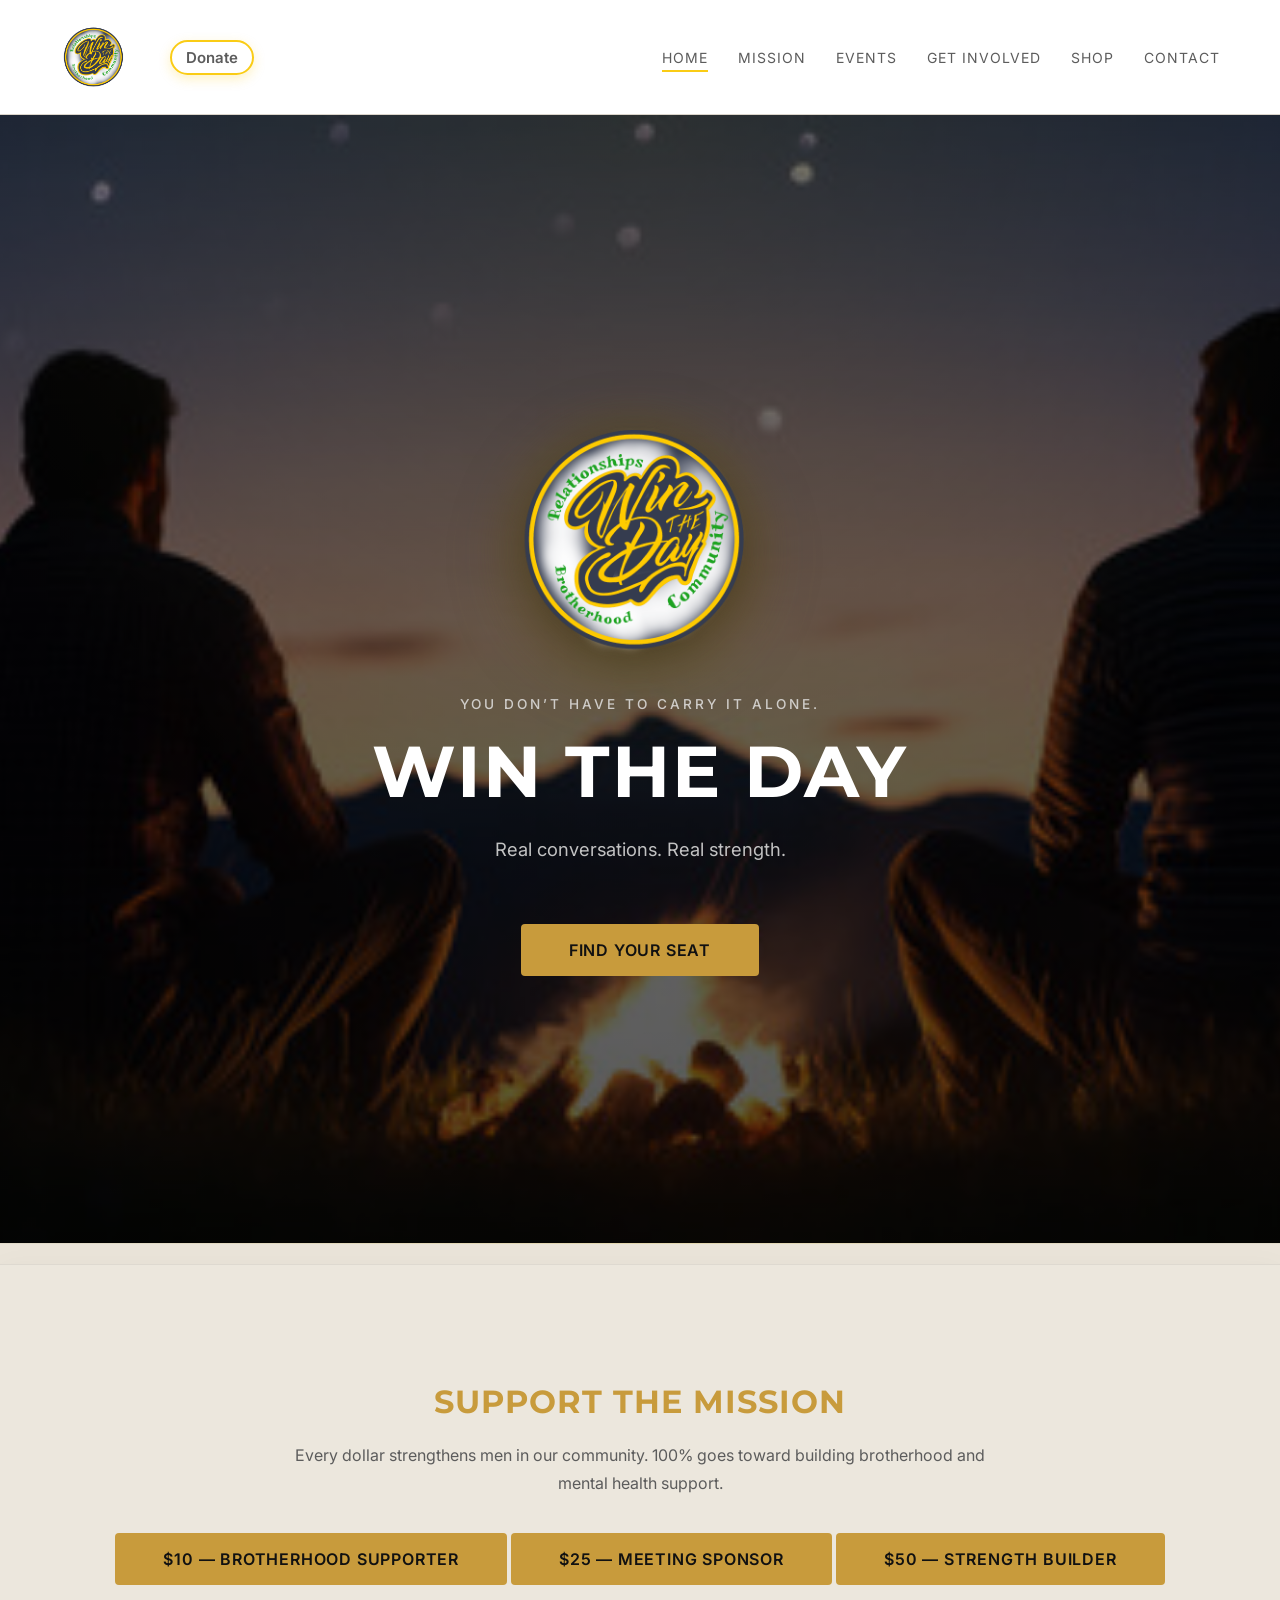
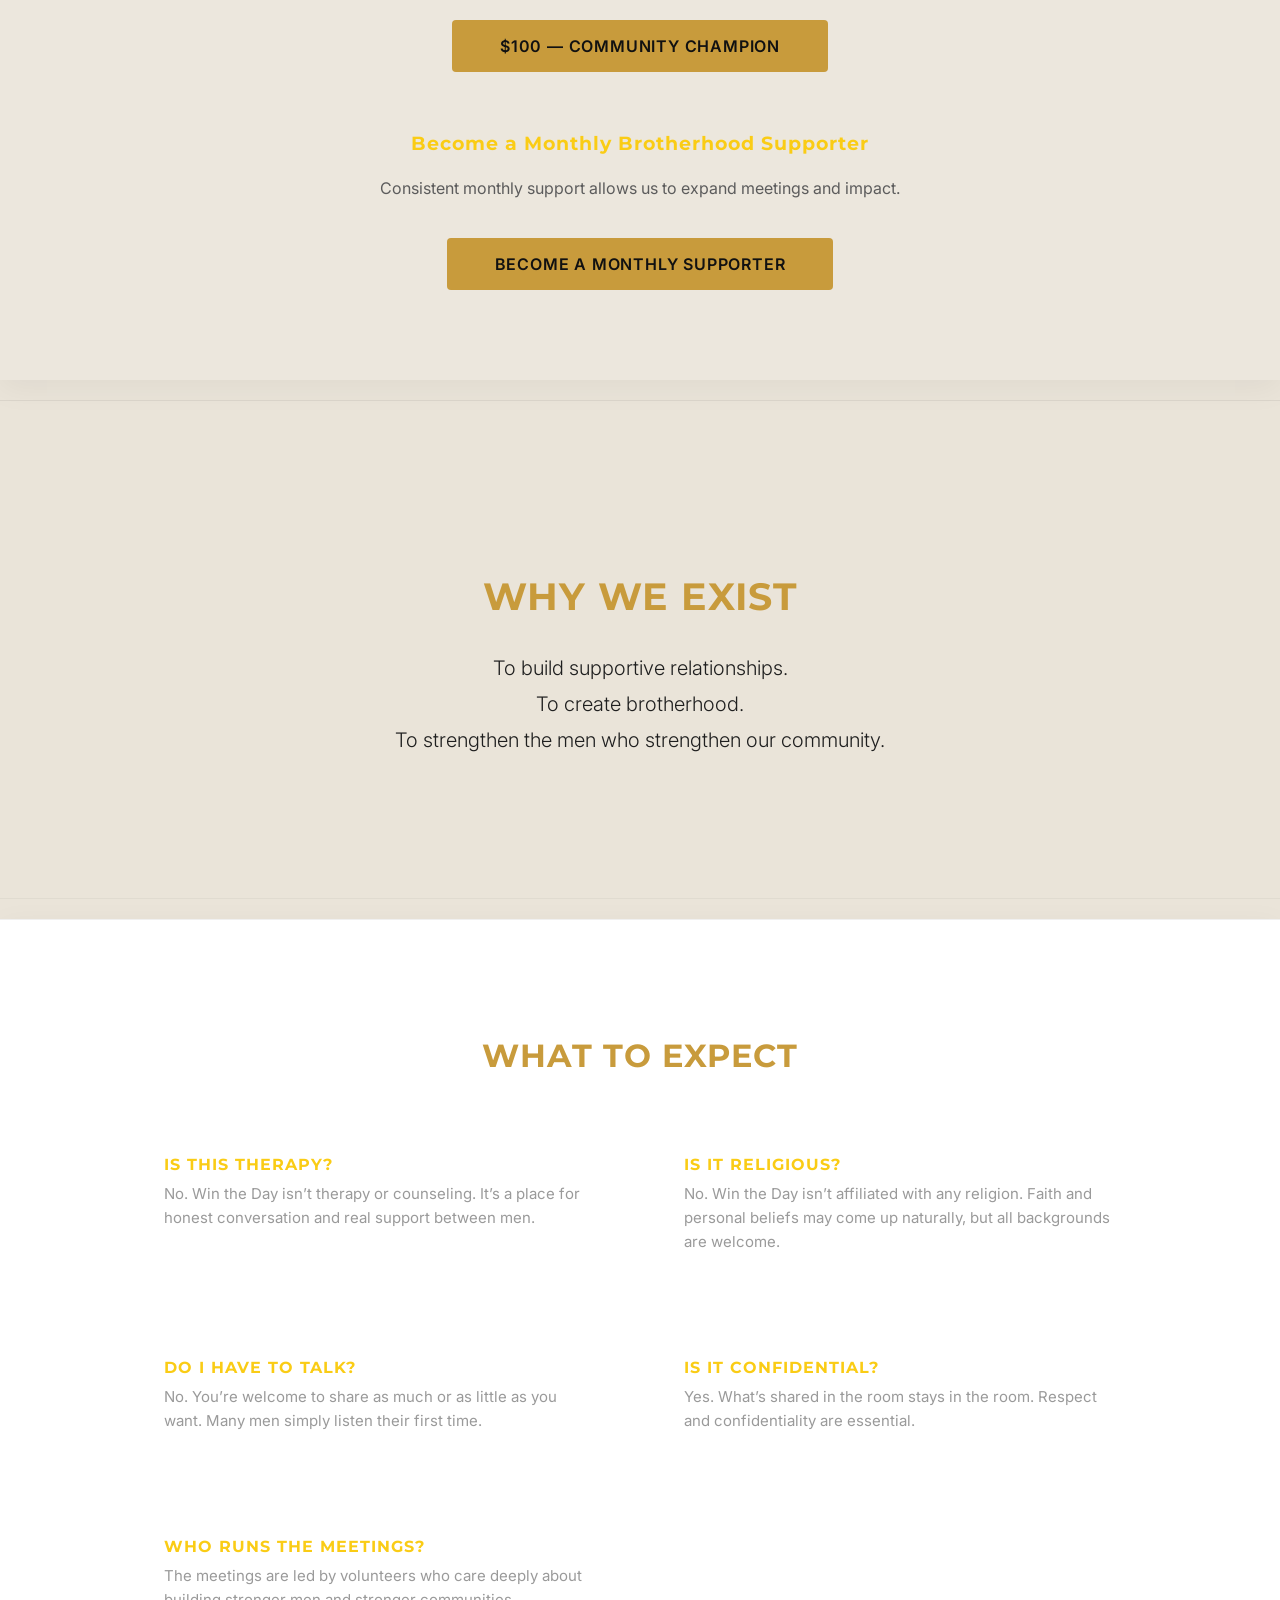
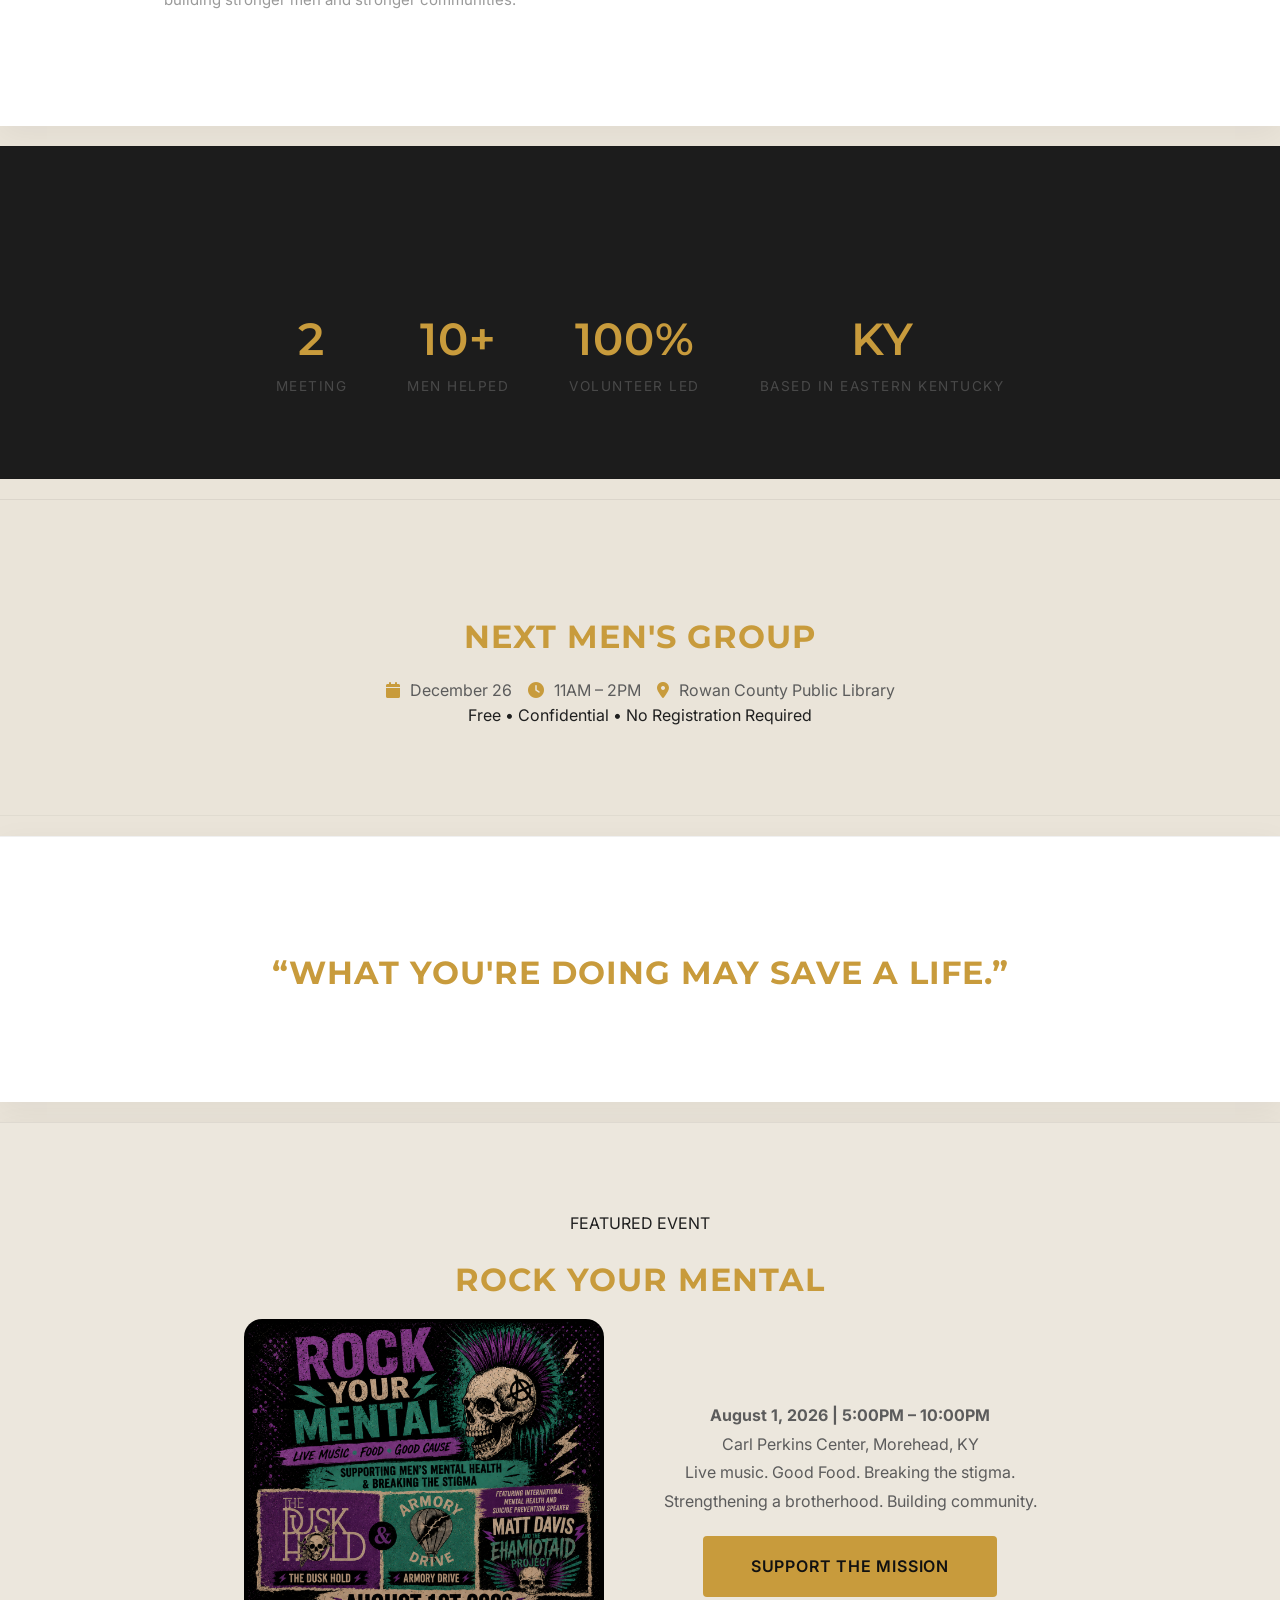
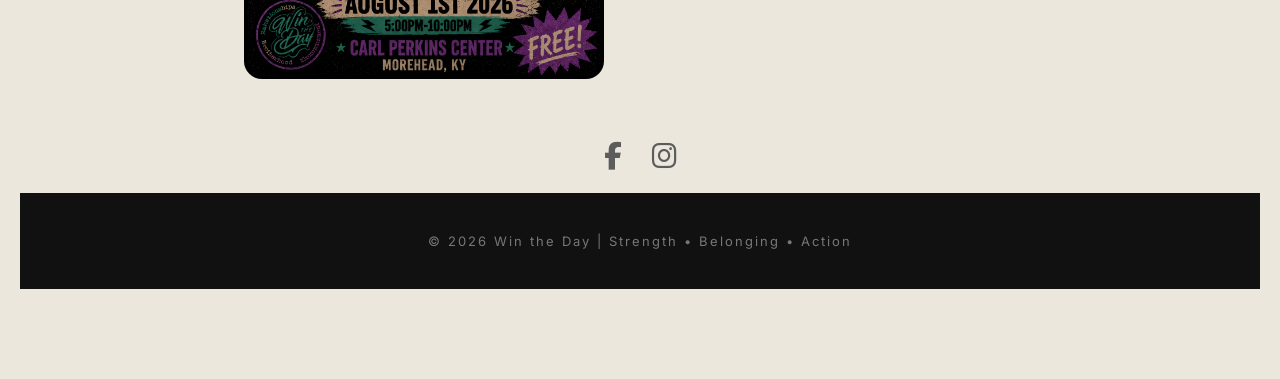
<file: index.html>
<!DOCTYPE html>
<html lang="en">
<head>
<meta charset="UTF-8">
<title>Win the Day</title>
<meta name="viewport" content="width=device-width, initial-scale=1.0">

<meta property="og:title" content="Win the Day | Men's Mental Strength Movement">
<meta property="og:description" content="Building strength, connection, and resilience in men. Stand shoulder to shoulder. Win the Day — Together.">
<meta property="og:image" content="https://wintheday.site/social-preview.png">
<meta property="og:url" content="https://wintheday.site/">
<meta property="og:type" content="website">

<link rel="stylesheet" href="https://cdnjs.cloudflare.com/ajax/libs/font-awesome/6.5.0/css/all.min.css">
<link href="https://fonts.googleapis.com/css2?family=Montserrat:wght@600;700;900&family=Inter:wght@400;500;600&display=swap" rel="stylesheet">
<link rel="stylesheet" href="styles.css"></head>

<body>

<nav>
  <div class="nav-left">
    <a href="index.html" class="nav-logo">
      <img src="logo.png">
    </a>

    <a href="#support" class="nav-donate">Donate</a>
  </div>

  <div class="hamburger" onclick="toggleMenu()">
    <span></span>
    <span></span>
    <span></span>
  </div>

  <div class="nav-links">
    <a href="index.html" class="active">Home</a>
    <a href="mission.html">Mission</a>
    <a href="events.html">Events</a>
    <a href="get-involved.html">Get Involved</a>
    <a href="merch.html">Shop</a>
    <a href="contact.html">Contact</a>
  </div>
</nav>
<section class="hero">
  <div class="hero-content">
    <img src="logo.png" class="hero-logo">

    <div class="statement">
      YOU DON’T HAVE TO CARRY IT ALONE.
    </div>

    <div class="title">
      WIN THE DAY
    </div>

    <div class="subtext">
      Real conversations. Real strength.
    </div>

    <a href="#events" class="button">
      Find Your Seat
    </a>
  </div>
</section>  
<section class="section-darker" id="support">
  <h2>Support the Mission</h2>
  <p style="max-width:700px;margin:0 auto;">
    Every dollar strengthens men in our community.
    100% goes toward building brotherhood and mental health support.
  </p>

  <div class="donation-buttons">
    <a href="https://buy.stripe.com/fZu5kF6K3cfCdCw6Opfw402" target="_blank" class="button">$10 — Brotherhood Supporter</a>
    <a href="https://buy.stripe.com/aFaaEZgkD3J6buo4Ghfw401" target="_blank" class="button">$25 — Meeting Sponsor</a>
    <a href="https://buy.stripe.com/fZu8wRgkDfrOcysfkVfw403" target="_blank" class="button">$50 — Strength Builder</a>
    <a href="https://buy.stripe.com/6oU14p4BV0wU560dcNfw404" target="_blank" class="button">$100 — Community Champion</a>
  </div>

  <div style="margin-top:60px;">
    <h3 style="color:#facc15;">Become a Monthly Brotherhood Supporter</h3>
    <p>Consistent monthly support allows us to expand meetings and impact.</p>
    <a href="https://buy.stripe.com/fZu8wRgkDfrOcysfkVfw403" target="_blank" class="button">
      Become a Monthly Supporter
    </a>
  </div>
</section><section class="why-exist">
  <h2>Why We Exist</h2>
  <div class="why-text">
    To build supportive relationships.<br>
    To create brotherhood.<br>
    To strengthen the men who strengthen our community.
  </div>
</section>
<section class="section-dark what-expect">
  <h2>What to Expect</h2>

  <div class="expect-grid">

    <div class="expect-item">
      <h3>Is this therapy?</h3>
      <p>No. Win the Day isn’t therapy or counseling. It’s a place for honest conversation and real support between men.</p>
    </div>

    <div class="expect-item">
      <h3>Is it religious?</h3>
      <p>No. Win the Day isn’t affiliated with any religion. Faith and personal beliefs may come up naturally, but all backgrounds are welcome.</p>
    </div>

    <div class="expect-item">
      <h3>Do I have to talk?</h3>
      <p>No. You’re welcome to share as much or as little as you want. Many men simply listen their first time.</p>
    </div>

    <div class="expect-item">
      <h3>Is it confidential?</h3>
      <p>Yes. What’s shared in the room stays in the room. Respect and confidentiality are essential.</p>
    </div>

    <div class="expect-item">
      <h3>Who runs the meetings?</h3>
      <p>The meetings are led by volunteers who care deeply about building stronger men and stronger communities.</p>
    </div>

  </div>
</section>
  <section class="impact-strip">
  <div class="impact-grid">
    <div class="impact-item">
      <h3>2</h3>
      <p>Meeting</p>
    </div>
    <div class="impact-item">
      <h3>10+</h3>
      <p>Men Helped</p>
    </div>
    <div class="impact-item">
      <h3>100%</h3>
      <p>Volunteer Led</p>
    </div>
    <div class="impact-item">
      <h3>KY</h3>
      <p>Based in Eastern Kentucky</p>
    </div>
  </div>
</section>

<section class="next-meeting">
  <h2>Next Men's Group</h2>
  <p id="nextMeeting"></p>
  <div class="meeting-subline">
    Free • Confidential • No Registration Required
  </div>
</section>

<section class="section-dark">
  <h2>“What you're doing may save a life.”</h2>
</section>
    </div>
  </div>
</section>
<section class="section-darker">
  <div class="featured-badge">FEATURED EVENT</div>
  <h2>Rock Your Mental</h2>

  <div class="feature-box">
<img src="rymnewagain.png" alt="Rock Your Mental Event Flyer">

    <div class="feature-details">
      <p><strong>August 1, 2026 | 5:00PM – 10:00PM</strong></p>
      <p>Carl Perkins Center, Morehead, KY</p>
      <p>Live music. Good Food. Breaking the stigma.</p>
       <p> Strengthening a brotherhood. Building community. <p>

      <a href="#support" class="button" style="margin-top:20px;">
        Support the Mission
      </a>
    </div>
  </div>

<div class="social-links">
  <a href="https://www.facebook.com/profile.php?id=61588261523468" target="_blank"><i class="fab fa-facebook-f"></i></a>
  <a href="https://www.instagram.com/wintheday5230/" target="_blank"><i class="fab fa-instagram"></i></a>
</div>

<footer>
  © 2026 Win the Day | Strength • Belonging • Action
</footer>

 <script>
function getLastSaturday(year, month) {
  const lastDay = new Date(year, month + 1, 0);
  const day = lastDay.getDay();
  const diff = day >= 6 ? day - 6 : day + 1;
  return new Date(year, month + 1, 0 - diff);
}

function formatDate(date) {
  return date.toLocaleDateString('en-US', {
    month: 'long',
    day: 'numeric'
  });
}

function generateMeetings() {
  const today = new Date();
  let year = today.getFullYear();
  let month = today.getMonth();

  const meetingList = document.getElementById("meetingList");
  const nextMeeting = document.getElementById("nextMeeting");

  if (meetingList) {
    meetingList.innerHTML = "";
  }

  let nextMeetingSet = false;
  let count = 0;

  while (count < 3) {
    const meetingDate = getLastSaturday(year, month);

    if (meetingDate >= today) {

      if (!nextMeetingSet && nextMeeting) {
       nextMeeting.innerHTML =
  '<i class="fas fa-calendar"></i> ' + formatDate(meetingDate) +
  ' &nbsp;&nbsp; <i class="fas fa-clock"></i> 11AM – 2PM' +
  ' &nbsp;&nbsp; <i class="fas fa-map-marker-alt"></i> Rowan County Public Library';
        nextMeetingSet = true;
      }

      if (meetingList) {
        const card = document.createElement("div");
        card.className = "event-card";

        card.innerHTML =
          "<h3>" + formatDate(meetingDate) + "</h3>" +
          "<p>Rowan County Public Library | 11AM – 2PM</p>";

        meetingList.appendChild(card);
      }

      count++;
    }

    month++;
    if (month > 11) {
      month = 0;
      year++;
    }
  }
}  


generateMeetings();
</script>


<script>
function toggleMenu(){
  const nav = document.querySelector('.nav-links');
  nav.classList.toggle('active');
}
</script>

</body>
</html>
</file>
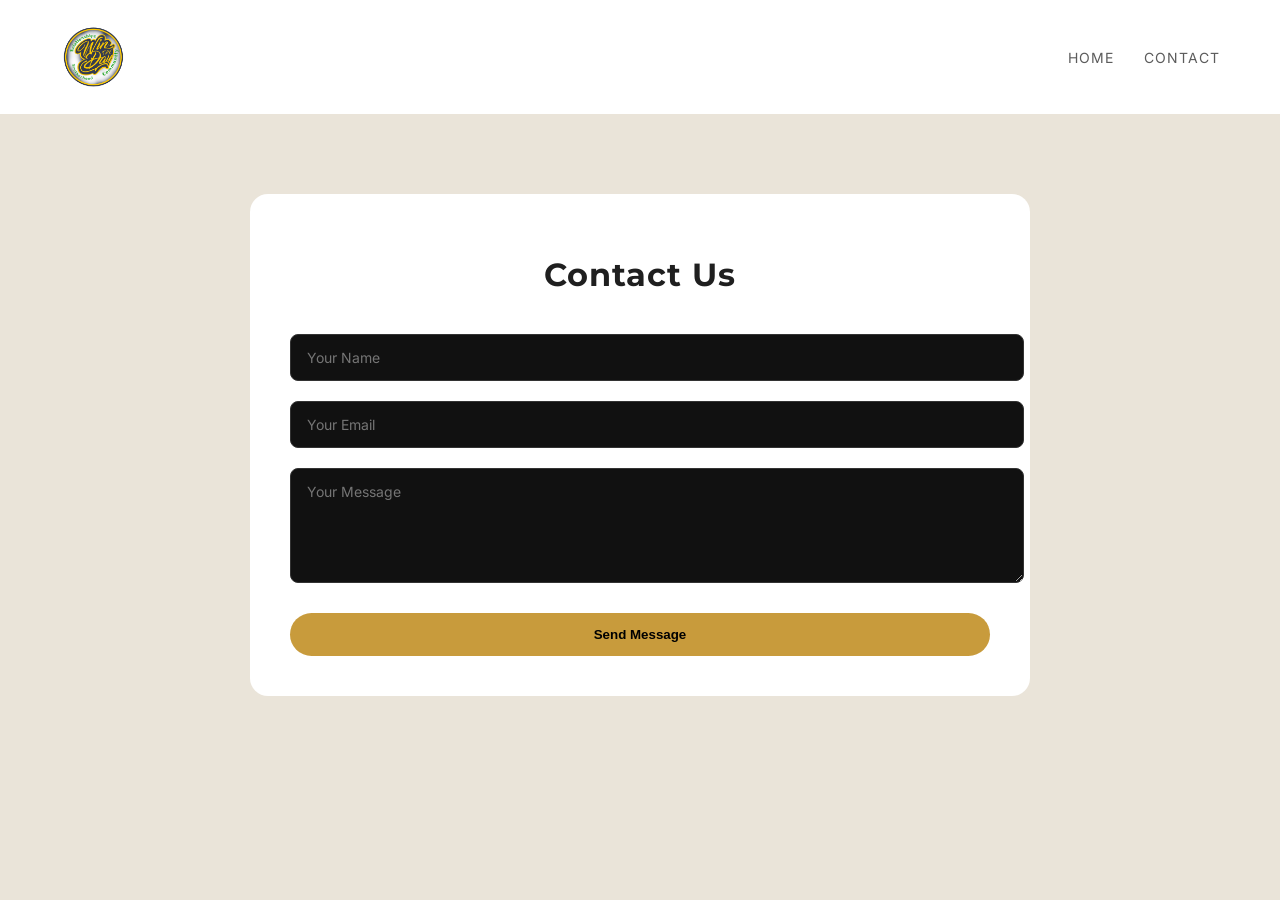
<file: contact.html>
<!DOCTYPE html>
<html lang="en">
<head>
<meta charset="UTF-8">
<title>Contact - Win the Day</title>
<meta name="viewport" content="width=device-width, initial-scale=1.0">
 <link href="https://fonts.googleapis.com/css2?family=Montserrat:wght@600;700;800&family=Inter:wght@400;500;600&display=swap" rel="stylesheet">
<link rel="stylesheet" href="styles.css">

</head>

<body>

<nav>
  <div class="nav-logo">
    <a href="index.html">
      <img src="logo.png" alt="Win the Day Logo">
    </a>
  </div>

  <div class="nav-links">
    <a href="index.html">Home</a>
    <a href="contact.html">Contact</a>
  </div>
</nav>

<div class="contact-container">
  <h1>Contact Us</h1>

  <form class="contact-form" action="https://formsubmit.co/mitchkiser@wintheday.site" method="POST">    <input type="hidden" name="_captcha" value="false">
    <input type="hidden" name="_subject" value="New Contact Submission - Win The Day">

    <input type="text" name="name" placeholder="Your Name" required>
    <input type="email" name="email" placeholder="Your Email" required>
    <textarea name="message" rows="5" placeholder="Your Message" required></textarea>

    <button type="submit">Send Message</button>
  </form>
</div>

</body>
</html>
</file>
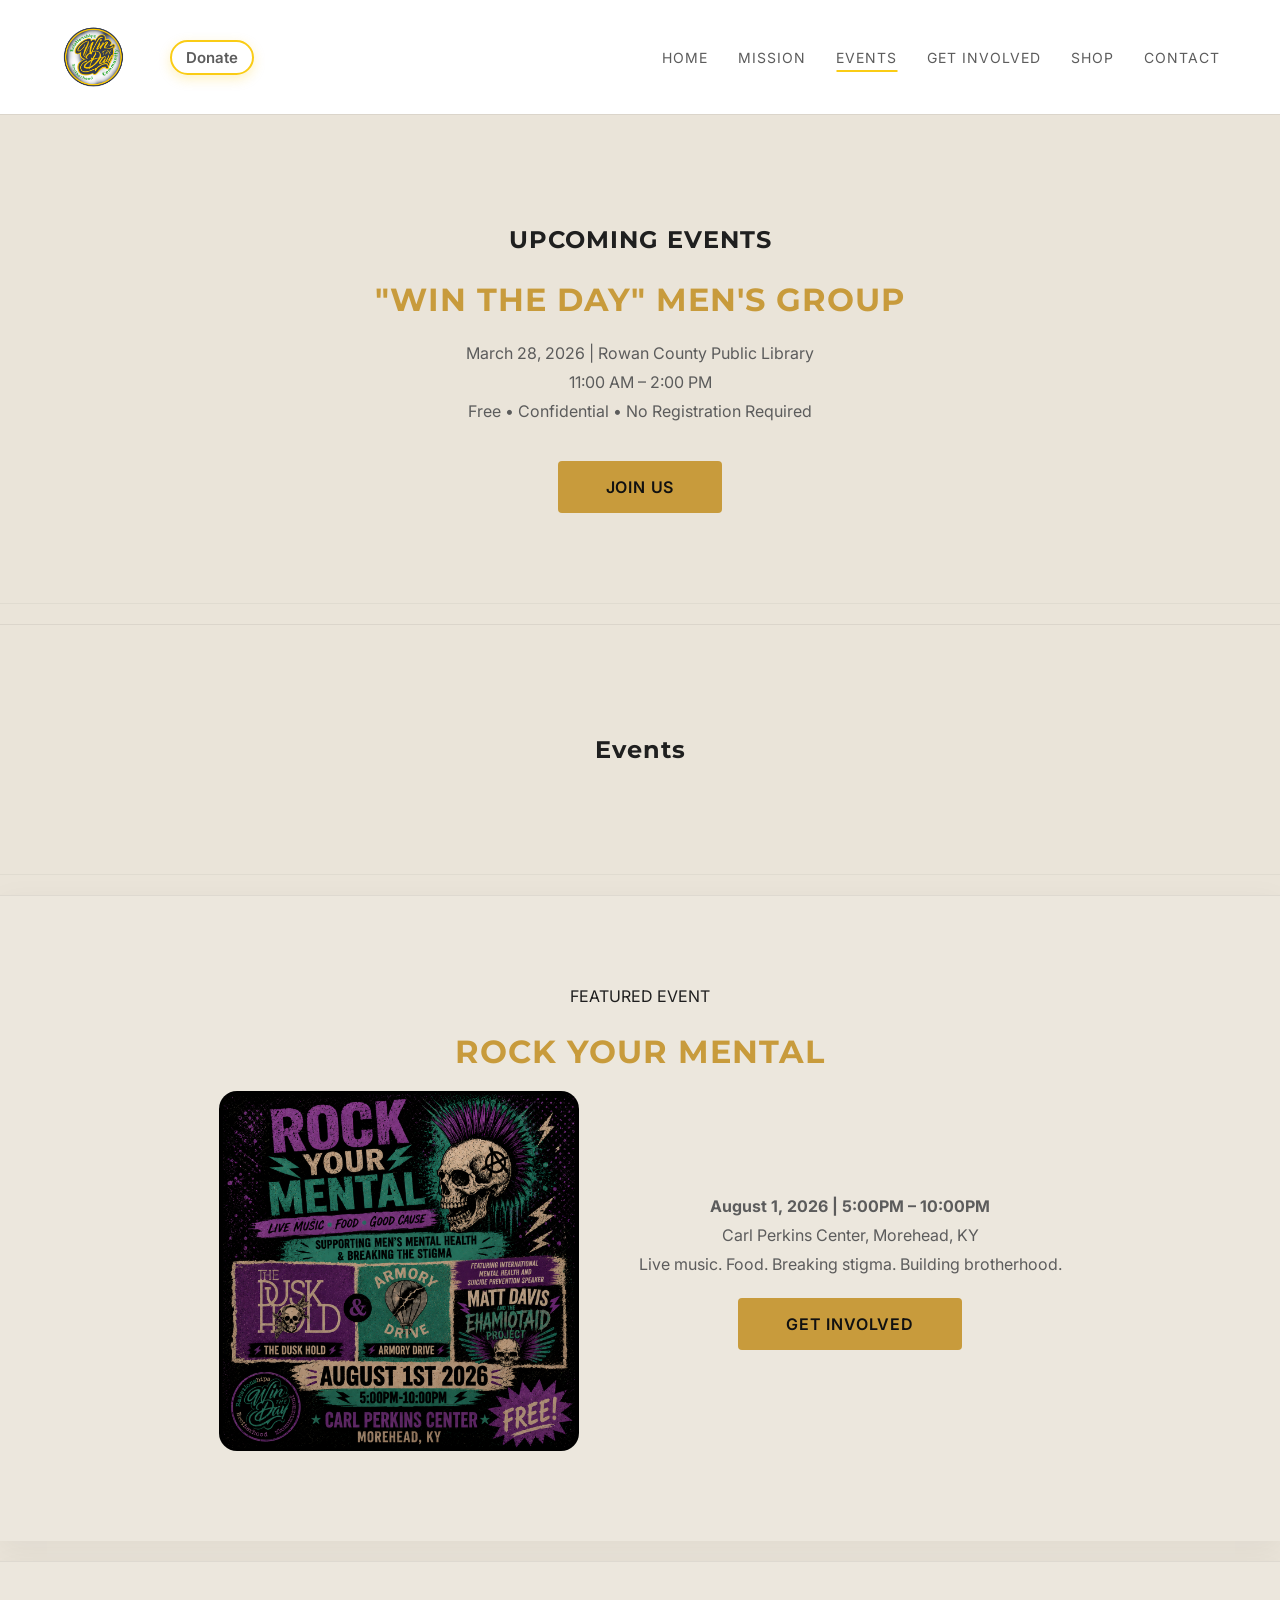
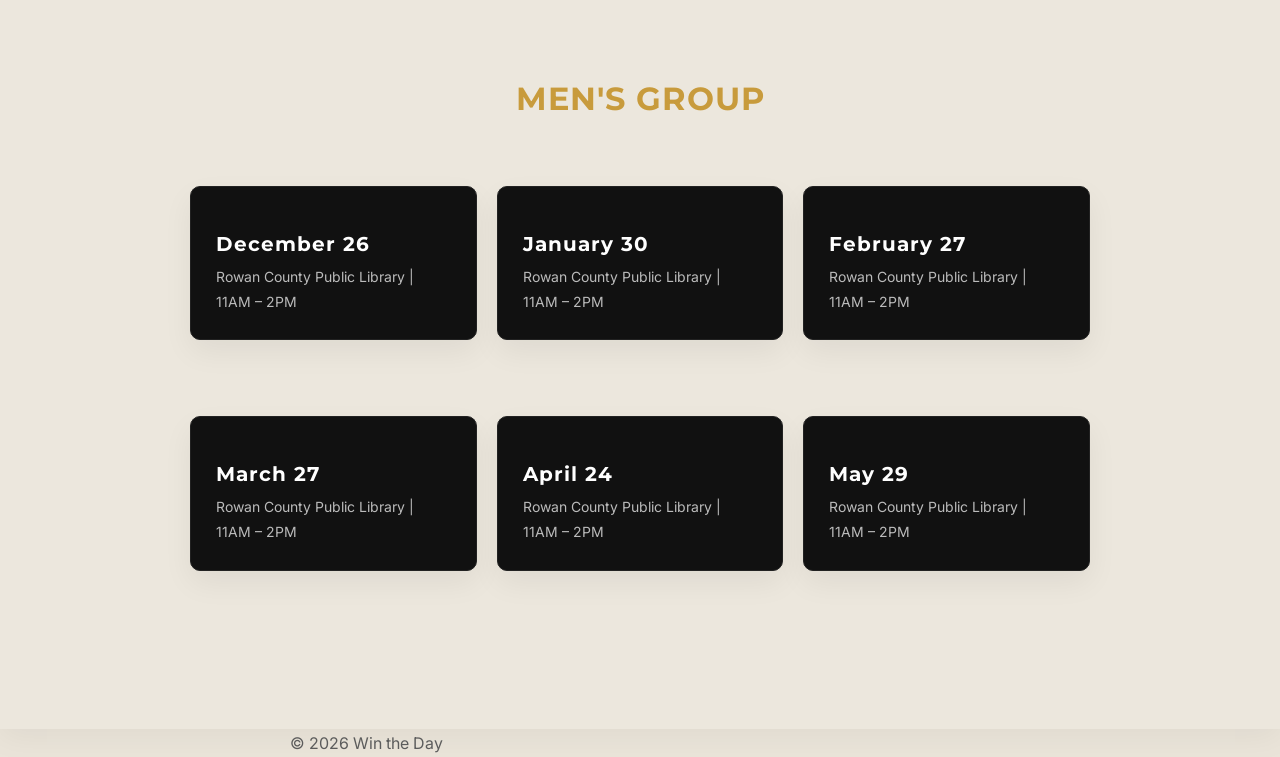
<file: events.html>
<!DOCTYPE html>
<html lang="en">
<head>
<meta charset="UTF-8">
<meta name="viewport" content="width=device-width, initial-scale=1.0">
<title>Events | Win the Day</title>

<link href="https://fonts.googleapis.com/css2?family=Montserrat:wght@600;700;900&family=Inter:wght@400;500;600&display=swap" rel="stylesheet">
<link rel="stylesheet" href="styles.css">

</head>
  <body>

<nav>
  <div class="nav-left">
    <a href="index.html" class="nav-logo">
      <img src="logo.png">
    </a>

    <a href="#support" class="nav-donate">Donate</a>
  </div>

  <div class="hamburger" onclick="toggleMenu()">
    <span></span>
    <span></span>
    <span></span>
  </div>

  <div class="nav-links">
    <a href="index.html">Home</a>
    <a href="mission.html">Mission</a>
    <a href="events.html" class="active">Events</a>
    <a href="get-involved.html">Get Involved</a>
    <a href="merch.html">Shop</a>
    <a href="contact.html">Contact</a>
  </div>
</nav>
    
<section class="section">
  <h1>UPCOMING EVENTS</h1>

  <h2>"Win the Day" Men's Group</h2>

  <p>March 28, 2026 | Rowan County Public Library</p>

  <p>11:00 AM – 2:00 PM</p>

  <p>Free • Confidential • No Registration Required</p>

  <a href="#" class="button">JOIN US</a>
</section>
    
<section class="events-header">
  <h1>Events</h1>
</section>  
<section class="section-darker">

  <div class="featured-badge">FEATURED EVENT</div>
  <h2>Rock Your Mental</h2>

  <div class="feature-box">
    <img src="rymnewagain.png" alt="Rock Your Mental Event Flyer">

    <div class="feature-details">
      <p><strong>August 1, 2026 | 5:00PM – 10:00PM</strong></p>
      <p>Carl Perkins Center, Morehead, KY</p>
      <p>Live music. Food. Breaking stigma. Building brotherhood.</p>

      <a href="get-involved.html" class="button" style="margin-top:20px;">
        Get Involved
      </a>
    </div>
  </div>

</section>
    <section class="section-darker" id="events">
  <h2>Men's Group</h2>
  <div id="meetingList"></div>
</section>
<div class="footer">
<p>© 2026 Win the Day</p>
</div>

  <script>
function getLastSaturday(year, month) {
  const lastDay = new Date(year, month + 1, 0);
  const day = lastDay.getDay();
  const diff = day >= 6 ? day - 6 : day + 1;
  return new Date(year, month + 1, 0 - diff);
}

function formatDate(date) {
  return date.toLocaleDateString('en-US', {
    month: 'long',
    day: 'numeric'
  });
}

function generateMeetings() {
  const today = new Date();
  let year = today.getFullYear();
  let month = today.getMonth();

  const meetingList = document.getElementById("meetingList");
  if (!meetingList) return;

  meetingList.innerHTML = "";

  let count = 0;

  while (count < 6) {
    const meetingDate = getLastSaturday(year, month);

    if (meetingDate >= today) {

      const card = document.createElement("div");
      card.className = "event-card";

      card.innerHTML =
        "<h3>" + formatDate(meetingDate) + "</h3>" +
        "<p>Rowan County Public Library | 11AM – 2PM</p>";

      meetingList.appendChild(card);
      count++;
    }

    month++;
    if (month > 11) {
      month = 0;
      year++;
    }
  }
}

generateMeetings();
</script>
<script>
function toggleMenu(){
  const nav = document.querySelector('.nav-links');
  nav.classList.toggle('active');
}
</script>
</body>
</html>
</file>
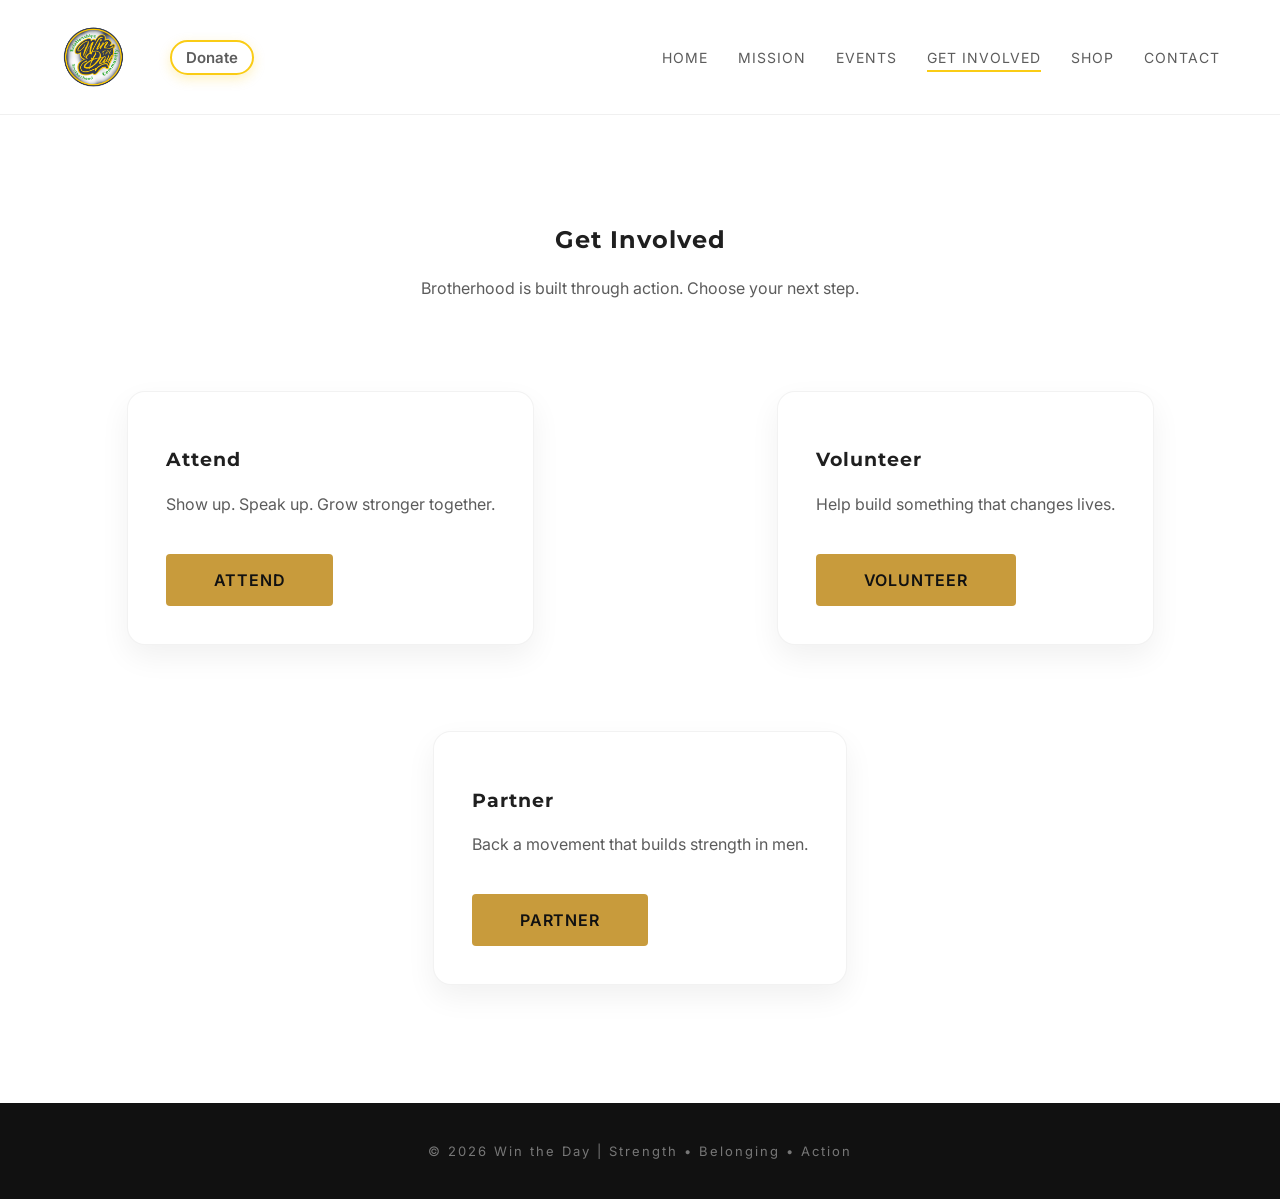
<file: get-involved.html>
<!DOCTYPE html>
<html lang="en">
<head>
<meta charset="UTF-8">
<title>Get Involved | Win the Day</title>
<meta name="viewport" content="width=device-width, initial-scale=1.0">
<link rel="stylesheet" href="https://cdnjs.cloudflare.com/ajax/libs/font-awesome/6.5.0/css/all.min.css">
<link href="https://fonts.googleapis.com/css2?family=Montserrat:wght@600;700;900&family=Inter:wght@400;500;600&display=swap" rel="stylesheet">
<link rel="stylesheet" href="styles.css">
</head>

<body>

<nav>
  <div class="nav-left">
    <a href="index.html" class="nav-logo">
      <img src="logo.png">
    </a>
    <a href="index.html#support" class="nav-donate">Donate</a>
  </div>

  <div class="hamburger" onclick="toggleMenu()">
    <span></span>
    <span></span>
    <span></span>
  </div>

  <div class="nav-links">
    <a href="index.html">Home</a>
    <a href="mission.html">Mission</a>
    <a href="events.html">Events</a>
    <a href="get-involved.html" class="active">Get Involved</a>
    <a href="merch.html">Shop</a>
    <a href="contact.html">Contact</a>
  </div>
</nav>

<section class="section-dark">
  <h1>Get Involved</h1>
  <p style="max-width:700px;margin:20px auto 60px;">
    Brotherhood is built through action. Choose your next step.
  </p>

  <div class="involved-grid">
    <div class="involved-card">
      <h3>Attend</h3>
      <p>Show up. Speak up. Grow stronger together.</p>
      <a href="contact.html?type=attend" class="button">Attend</a>
    </div>

    <div class="involved-card">
      <h3>Volunteer</h3>
      <p>Help build something that changes lives.</p>
      <a href="contact.html?type=volunteer" class="button">Volunteer</a>
    </div>

    <div class="involved-card">
      <h3>Partner</h3>
      <p>Back a movement that builds strength in men.</p>
      <a href="contact.html?type=partner" class="button">Partner</a>
    </div>
  </div>
</section>

<footer>
  © 2026 Win the Day | Strength • Belonging • Action
</footer>

<script>
function toggleMenu(){
  const nav = document.querySelector('.nav-links');
  nav.classList.toggle('active');
}
</script>

</body>
</html>
</file>
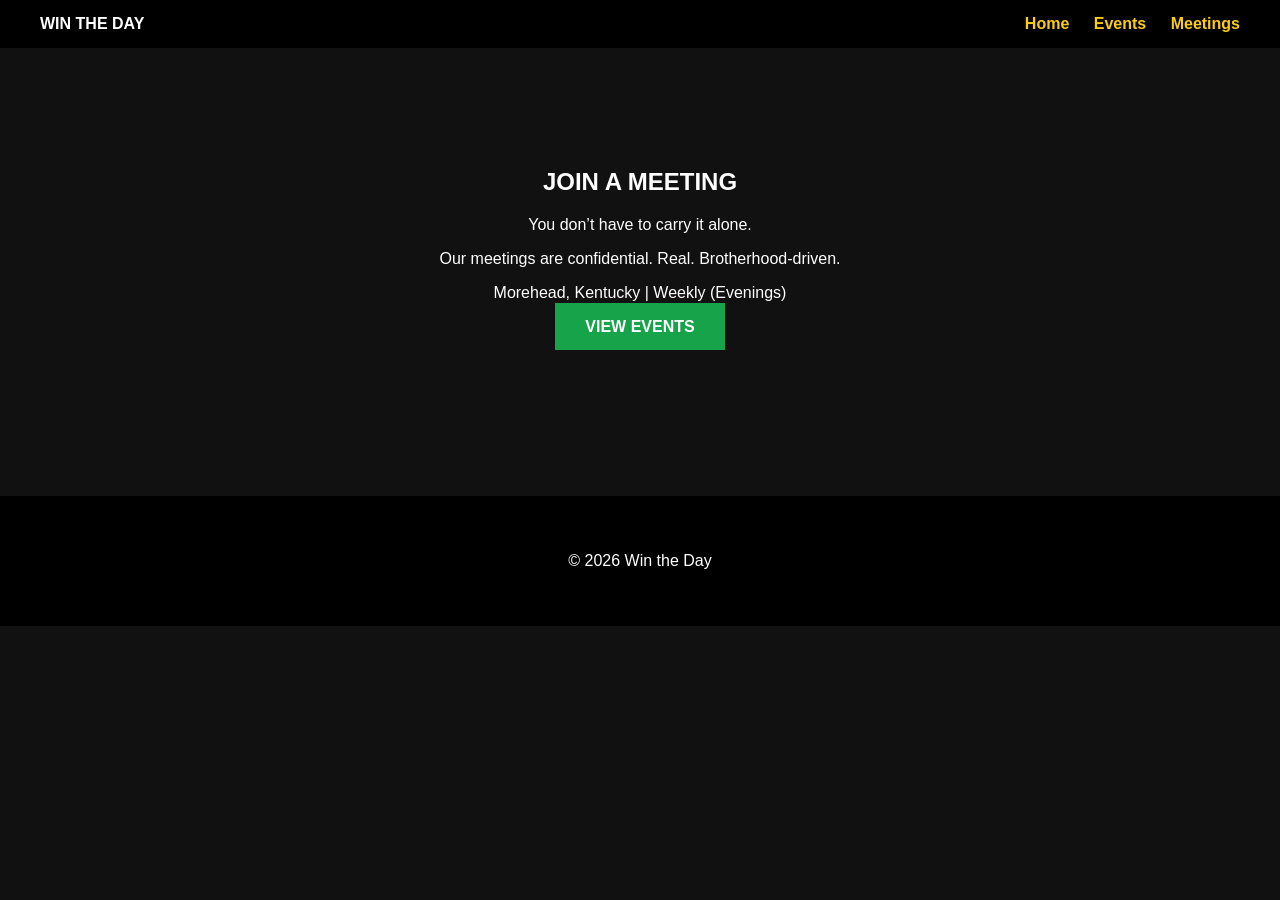
<file: meetings.html>
<!DOCTYPE html>
<html lang="en">
<head>
<meta charset="UTF-8">
<meta name="viewport" content="width=device-width, initial-scale=1.0">
<title>Meetings | Win the Day</title>
<style>
body { margin:0; font-family:Arial, sans-serif; background:#111; color:#fff; }
nav { background:#000; padding:15px 40px; display:flex; justify-content:space-between; }
nav a { color:#facc15; text-decoration:none; margin-left:20px; font-weight:bold; }
.section { padding:100px 20px; text-align:center; }
.button { background:#16a34a; color:white; padding:15px 30px; text-decoration:none; font-weight:bold; }
.footer { background:#000; text-align:center; padding:40px 20px; margin-top:60px; }
</style>
</head>
<body>

<nav>
<div><strong>WIN THE DAY</strong></div>
<div>
<a href="index.html">Home</a>
<a href="events.html">Events</a>
<a href="meetings.html">Meetings</a>
</div>
</nav>

<section class="section">
<h1>JOIN A MEETING</h1>
<p>You don’t have to carry it alone.</p>
<p>Our meetings are confidential. Real. Brotherhood-driven.</p>
<p>Morehead, Kentucky | Weekly (Evenings)</p>

<a href="events.html" class="button">VIEW EVENTS</a>
</section>

<div class="footer">
<p>© 2026 Win the Day</p>
</div>

</body>
</html>
</file>
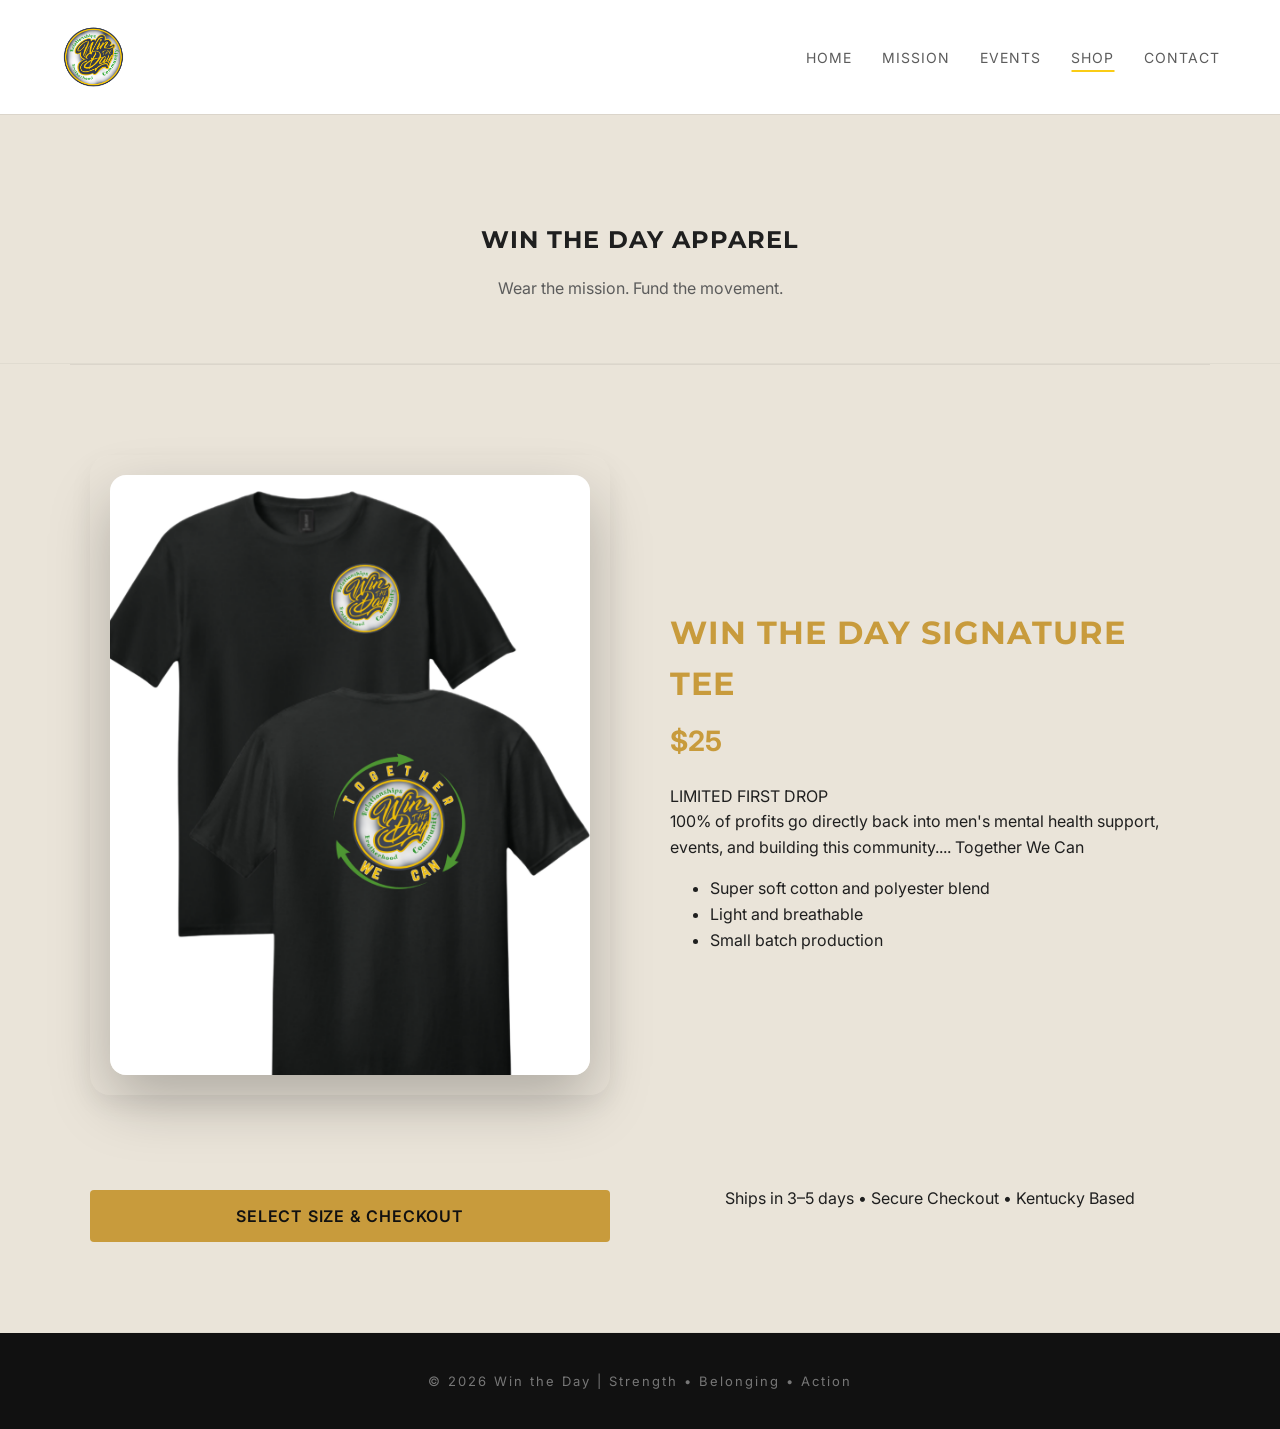
<file: merch.html>
<!DOCTYPE html>
<html lang="en">
<head>
<meta charset="UTF-8">
<title>Shop | Win the Day</title>
<meta name="viewport" content="width=device-width, initial-scale=1.0">

<link href="https://fonts.googleapis.com/css2?family=Montserrat:wght@600;700;900&family=Inter:wght@400;500;600&display=swap" rel="stylesheet">
<link rel="stylesheet" href="styles.css">
</head>

<body>

<nav>

  <div class="nav-logo">
    <a href="index.html"><img src="logo.png"></a>
  </div>

  <div class="hamburger" onclick="toggleMenu()">
    <span></span>
    <span></span>
    <span></span>
  </div>

  <div class="nav-links">
    <a href="index.html">Home</a>
    <a href="mission.html">Mission</a>
    <a href="events.html">Events</a>
    <a href="merch.html" class="active">Shop</a>
    <a href="contact.html">Contact</a>
  </div>

</nav>
<section class="merch-hero">
  <h1>WIN THE DAY APPAREL</h1>
  <p>Wear the mission. Fund the movement.</p>
</section>

<section class="product-section">
  <div class="product-grid">

    <div class="product-image">
      <img src="shirt.png" alt="Win the Day Shirt">
    </div>

    <div class="product-details">
      <h2>Win the Day Signature Tee</h2>
      <div class="price">$25</div>
      <div class="limited">LIMITED FIRST DROP</div>

      <div class="impact">
        100% of profits go directly back into men's mental health support,
        events, and building this community.... Together We Can
      </div>

      <ul class="features">
        <li>Super soft cotton and polyester blend</li>
        <li>Light and breathable</li>
        <li>Small batch production</li>
      </ul>

     
      </div>

    <a href="https://buy.stripe.com/00w7sNgkD0wUbuo1u5fw405" class="button" target="_blank" rel="noopener">
  Select Size & Checkout
</a>

<div class="trust">
  Ships in 3–5 days • Secure Checkout • Kentucky Based
</div>
    

  </div>
</section>

<footer>
  © 2026 Win the Day | Strength • Belonging • Action
</footer>

<script>
function toggleMenu(){
  const nav = document.querySelector('.nav-links');
  nav.classList.toggle('active');
}
</script>

</body>
</body>
</html>
</file>
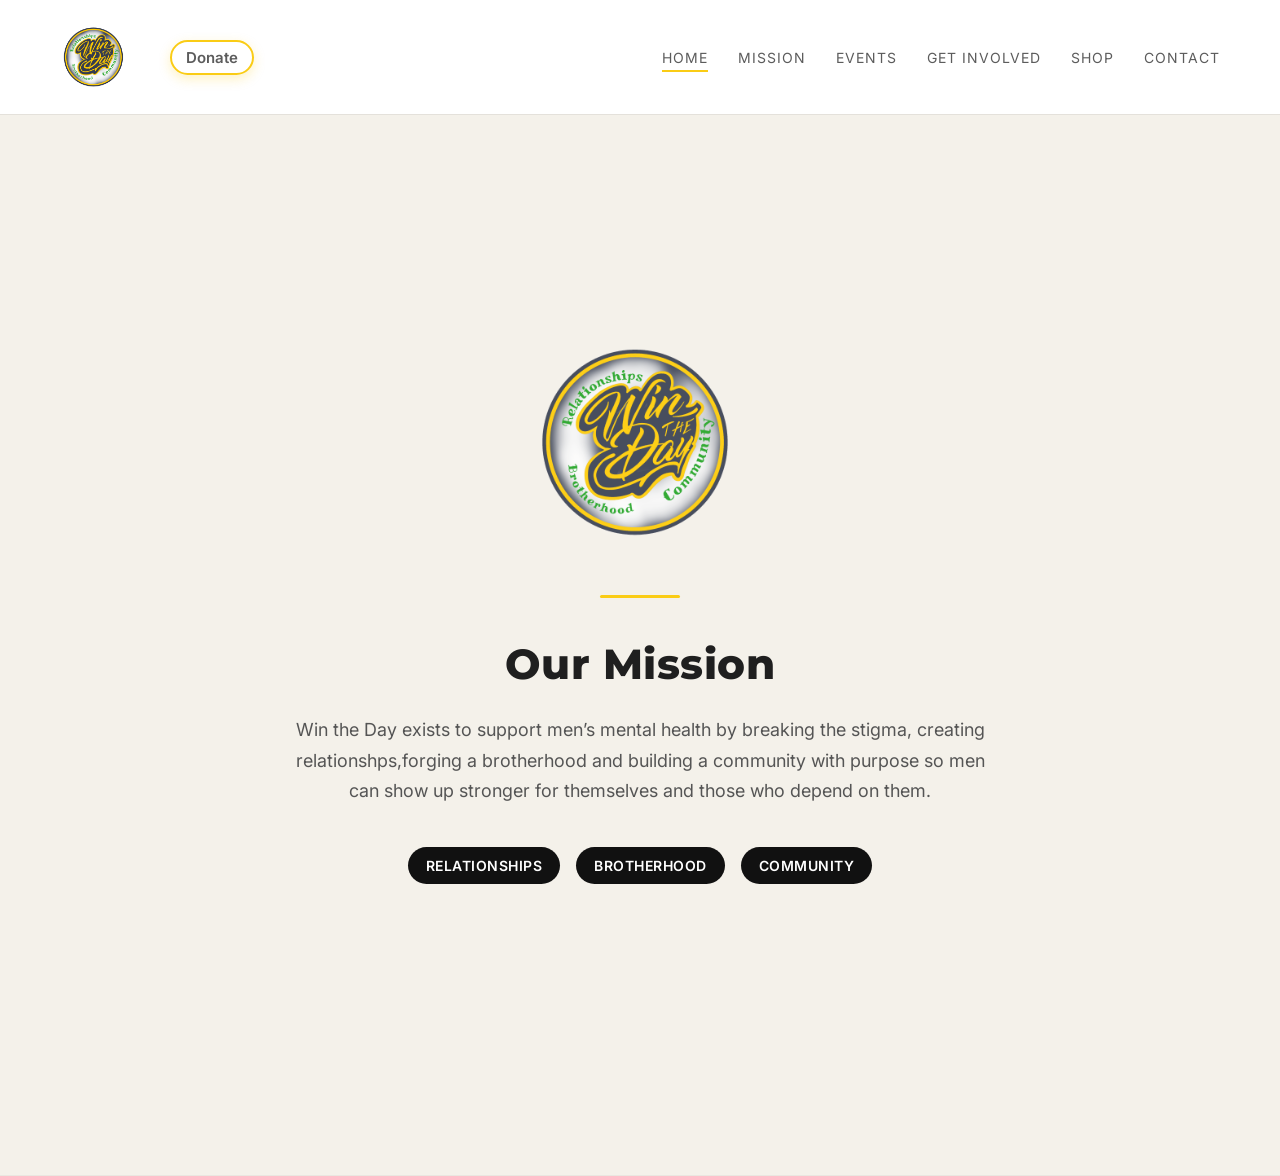
<file: mission.html>
<!DOCTYPE html>
<html lang="en">
<head>
<meta charset="UTF-8">
<title>Mission | Win the Day</title>
<meta name="viewport" content="width=device-width, initial-scale=1.0">

<link href="https://fonts.googleapis.com/css2?family=Montserrat:wght@600;700;800&family=Inter:wght@400;500;600&display=swap" rel="stylesheet">
<link rel="stylesheet" href="styles.css">

</head>

<body>

<nav>
  <div class="nav-left">
    <a href="index.html" class="nav-logo">
      <img src="logo.png">
    </a>

    <a href="#support" class="nav-donate">Donate</a>
  </div>

  <div class="hamburger" onclick="toggleMenu()">
    <span></span>
    <span></span>
    <span></span>
  </div>

  <div class="nav-links">
    <a href="index.html" class="active">Home</a>
    <a href="mission.html">Mission</a>
    <a href="events.html">Events</a>
    <a href="get-involved.html">Get Involved</a>
    <a href="merch.html">Shop</a>
    <a href="contact.html">Contact</a>
  </div>
</nav>
<section class="mission-section">
  <div class="mission-content">

    <div class="mission-logo">
      <img src="logo.png" alt="Win the Day Logo">
    </div>
    <div class="mission-divider"></div>
    <h1>Our Mission</h1>

    <p class="mission-text">
      Win the Day exists to support men’s mental health by breaking the stigma,
      creating relationshps,forging a brotherhood and building a community with purpose
      so men can show up stronger for themselves and those who depend on them.
    </p>

    <div class="mission-pillars">
      <span>Relationships</span>
      <span>Brotherhood</span>
      <span>Community</span>
    </div>

  </div>
</section>

<script>
function toggleMenu(){
  const nav = document.querySelector('.nav-links');
  nav.classList.toggle('active');
}
</script>
</body>
</html>
</file>
<file: styles.css>
/* ================= ROOT ================= */

:root{
  --bg-main:#eae4d9;           /* warm light background */
  --bg-soft:#ffffff;          /* clean section background */
  --bg-darker:#ece7dd;        /* subtle section contrast */
  --accent:#c89b3c;           /* strong gold */
  --accent-soft:#e7c16f;
  --text-main:#1f1f1f;
  --text-muted:#5c5c5c;
}
/* ================= GLOBAL ================= */

html,body{
  margin:0;
  padding:0;
  font-family:'Inter',sans-serif;
  background:var(--bg-main);
  color:var(--text-main);
  scroll-behavior:smooth;
}

section{
  border-top:1px solid rgba(0,0,0,.06);
}
section{
  padding:90px 20px;
  text-align:center;
}
section + section{
  margin-top:20px;
}p{
  line-height:1.7;
}h1,h2,h3,.title{
  font-family:'Montserrat',sans-serif;
  letter-spacing:1px;
}

h2{
  font-size:42px;
  margin-bottom:30px;
  color:var(--accent);
}

p{
  max-width:700px;
  margin:0 auto;
  line-height:1.8;
  color:var(--text-muted);
}

/* ================= NAV ================= */

nav{
  display:flex;
  justify-content:space-between;
  align-items:center;
  padding:20px 60px;
  background:rgba(24,24,24,0.9);
  backdrop-filter:blur(10px);
  position:sticky;
  top:0;
  z-index:1000;
}

.nav-left{
  display:flex;
  align-items:center;
  gap:25px;
}

.nav-logo img{
  height:70px;
}

.nav-links{
  display:flex;
  align-items:center;
}

.nav-links a{
  position:relative;
  color:var(--text-muted);
  margin-left:30px;
  text-decoration:none;
  font-size:14px;
  text-transform:uppercase;
  letter-spacing:1px;
  transition:.3s ease;
}

.nav-links a::after{
  content:"";
  position:absolute;
  left:50%;
  bottom:-6px;
  width:0;
  height:2px;
  background:var(--accent);
  transform:translateX(-50%);
  transition:.3s ease;
}

.nav-links a:hover{
  color:#111;
}

.nav-links a:hover::after{
  width:100%;
}
/* Premium nav underline */

.nav-links a::after {
  content: "";
  position: absolute;
  left: 50%;
  bottom: -6px;
  width: 0;
  height: 2px;
  background: #facc15;
  transform: translateX(-50%);
  transition: width 0.25s ease;
}

.nav-links a:hover::after,
.nav-links a.active::after {
  width: 100%;
}

/* Premium section headings */

h2 {
  font-size: 2rem;
  font-weight: 700;
  letter-spacing: 1px;
  text-transform: uppercase;
  margin-bottom: 20px;
}

/* Premium Donate Button */

.nav-donate{
  border:2px solid #facc15;
  color:var(--text-muted);
  padding:6px 14px;
  border-radius:30px;
  margin-left:15px;
  font-size:15px;
  font-weight:600;
  text-decoration:none;
  transition:all .25s ease;
}

.nav-donate:hover{
  background:#facc15;
  color:#fff;
}  
/* ================= HERO SECTION ================= */

.hero{
  position:relative;
  min-height:92vh;
  display:flex;
  justify-content:center;
  align-items:center;
  text-align:center;
  padding:60px 20px;

  background:
    radial-gradient(circle at top, rgba(250,204,21,.18), transparent 60%),
    url("hero.jpg") center/cover no-repeat;
}

/* dark overlay for readability */
.hero::before{
  content:"";
  position:absolute;
  inset:0;
  background:linear-gradient(rgba(0,0,0,.55), rgba(0,0,0,.65));
}

/* content container */
.hero-content{
  position:relative;
  z-index:2;
  max-width:900px;
  padding:20px;
}

/* logo */
.hero-logo{
  height:260px;
  margin-bottom:30px;
  filter:drop-shadow(0 12px 30px rgba(0,0,0,.55))
         drop-shadow(0 6px 25px rgba(250,204,21,.25));
}

/* small intro statement */
.statement{
  font-size:13px;
  letter-spacing:2px;
  color:#eaeaea;
  font-weight:500;
  text-transform:uppercase;
  margin-bottom:10px;
}

/* main title */
.title{
  font-size:64px;
  font-weight:700;
  letter-spacing:3px;
  margin:18px 0 16px;
  color:#ffffff;
}

/* subtitle text */
.subtext{
  font-size:20px;
  margin-top:10px;
  color:#d6d6d6;
  max-width:600px;
  margin-left:auto;
  margin-right:auto;
  line-height:1.5;
}

/* hero button spacing */
.hero .button{
  margin-top:30px;
}

/* mobile adjustments */
@media(max-width:768px){

  .hero{
    min-height:85vh;
    padding:80px 20px 60px;
  }

  .hero-logo{
    height:200px;
  }

  .title{
    font-size:42px;
  }

  .subtext{
    font-size:18px;
  }

}
/* ================= BUTTONS ================= */

.button{
  display:inline-block;
  margin-top:35px;
  padding:16px 48px;
  background:var(--accent);
  color:#111;
  border-radius:40px;
  font-weight:600;
  text-decoration:none;
  transition:.3s ease;
}

.button:hover{
  transform:translateY(-4px);
  box-shadow:0 15px 35px rgba(0,0,0,.4);
}

/* ================= CARDS ================= */

.section-dark{background:var(--bg-soft);}
.section-darker{background:var(--bg-darker);}
.section-dark,
.section-darker{
  box-shadow:0 8px 30px rgba(0,0,0,0.05);
}.event-card,
.involved-card{
  background:var(--bg-soft);
  padding:38px;
  margin:28px auto;
  max-width:720px;
  border-radius:18px;
  text-align:left;
  transition:.3s ease;
}

.event-card:hover,
.involved-card:hover{
  transform:translateY(-6px);
}

/* ================= IMPACT ================= */

.impact-strip{
  background:#1c1c1c;
  padding:80px 20px;
}

.impact-grid{
  display:flex;
  justify-content:center;
  gap:60px;
  flex-wrap:wrap;
  margin-top:40px;
}

.impact-item h3{
  font-size:46px;
  color:var(--accent);
}

.impact-item p{
  font-size:12px;
  letter-spacing:2px;
  text-transform:uppercase;
}

/* ================= FEATURED ================= */

.feature-box{
  display:flex;
  justify-content:center;
  align-items:center;
  gap:60px;
  flex-wrap:wrap;
}

.feature-box img{
  width:360px;
  border-radius:18px;
}

/* ================= INVOLVED ================= */

.involved-grid{
  display:flex;
  justify-content:center;
  flex-wrap:wrap;
  gap:30px;
}

/* ================= SOCIAL ================= */

.social-links{
  display:flex;
  justify-content:center;
  gap:30px;
  margin:60px 0 20px;
}

.social-links a{
  font-size:28px;
  color:var(--text-muted);
  transition:.3s ease;
}

.social-links a:hover{
  color:var(--accent);
  transform:translateY(-4px);
}

/* ================= FOOTER ================= */

footer{
  padding:40px 20px;
  text-align:center;
  font-size:13px;
  letter-spacing:2px;
  background:#111;
  color:#777;
}


/* ================= HAMBURGER BASE ================= */

.hamburger{
  display:none;
  font-size:28px;
  cursor:pointer;
  color:white;
}
/* HAMBURGER DEFAULT (DESKTOP) */
.hamburger{
  display:none;
}

.hamburger span{
  display:block;
  width:25px;
  height:3px;
  background:#111;
  margin:5px 0;
  border-radius:2px;
}
/* ================= MOBILE ================= */

@media(max-width:768px){

  nav{
    position:relative;
    padding:20px;
  }

  .hamburger{
    display:block;
    position:absolute;
    right:20px;
    top:22px;
    cursor:pointer;
  }

  .nav-links{
    display:none;
    flex-direction:column;
    position:absolute;
    top:80px;
    left:0;
    width:100%;
    background:#ffffff;
    padding:20px 0;
  }

  .nav-links a{
    color:#111;
    padding:12px 0;
    margin:0;
  }

  .nav-links.active{
    display:flex;
  }

  .title{font-size:42px;}
  .hero-logo{height:200px;}
  .impact-grid{flex-direction:column;gap:40px;}
  .feature-box{flex-direction:column;}
}
/* ================= CONTACT PAGE ================= */

.contact-container{
  max-width:700px;
  margin:80px auto;
  padding:40px;
  background:var(--bg-soft);
  border-radius:18px;
  text-align:left;
}

.contact-container h1{
  text-align:center;
  margin-bottom:40px;
}

.contact-form{
  display:flex;
  flex-direction:column;
  gap:20px;
}

.contact-form input,
.contact-form textarea{
  width:100%;
  padding:14px 16px;
  background:#111;
  border:1px solid #333;
  border-radius:8px;
  color:white;
  font-family:'Inter',sans-serif;
  font-size:14px;
}

.contact-form input:focus,
.contact-form textarea:focus{
  outline:none;
  border-color:var(--accent);
}

.contact-form button{
  margin-top:10px;
  padding:14px;
  background:var(--accent);
  border:none;
  border-radius:30px;
  font-weight:600;
  cursor:pointer;
  transition:.3s ease;
}

.contact-form button:hover{
  transform:translateY(-3px);
}

/* ================= MISSION PAGE ================= */

.mission-section{
  background:#f4f1ea;
  padding:40px 20px 120px;
  display:flex;
  justify-content:center;
  align-items:center;
}

.mission-content{
  max-width:800px;
  text-align:center;
}

.mission-content h1{
  font-size:48px;
  margin-bottom:30px;
  color:#1f1f1f;
}
.mission-text{
  font-size:20px;
  line-height:1.7;
  color:#444;
  margin-bottom:40px;
}

.mission-pillars{
  display:flex;
  justify-content:center;
  gap:16px;
  flex-wrap:wrap;
}

.mission-pillars span{
  background:#1f1f1f;
  color:white;
  padding:12px 22px;
  border-radius:40px;
  font-size:14px;
  font-weight:600;
  letter-spacing:.5px;
  transition:all .25s ease;
}

.mission-pillars span:hover{
  transform:translateY(-3px);
  box-shadow:0 8px 18px rgba(0,0,0,.15);
}
.mission-text strong{
  color:var(--accent);
}
.mission-logo{
  text-align:center;
  margin-bottom:20px;
}

.mission-logo img{
  width:220px !important;
  height:auto;
}
/* MERCH PRODUCT IMAGE */

.product-image{
  background:transparent;
  padding:50px;
  border-radius:20px;
  box-shadow:0 10px 25px rgba(0,0,0,0.05);
  display:flex;
  justify-content:center;
  align-items:center;
}

/* Shirt image */

.product-image img{
  width:100%;
  max-width:420px;
  height:auto;
  border-radius:16px;
  box-shadow:0 25px 60px rgba(0,0,0,0.25);
  transition:transform .35s ease;
}

.product-image img:hover{
  transform:scale(1.04);
}
/* Why We Exist refinement */

.why-exist {
  padding: 140px 20px; /* slightly taller, intentional */
}

.why-exist h2 {
  font-size: 2.4rem;
  margin-bottom: 30px;
}

.why-text {
  font-size: 1.25rem;
  line-height: 1.8;
  max-width: 750px;
  margin: 0 auto;
  font-weight: 300;
}

/* Subtle section separation */

section {
  border-bottom: 1px solid rgba(0,0,0,0.04);
}

.section-dark,
.section-darker {
  border-bottom: none;
}


/* Elevated button styling */

.button {
  letter-spacing: 0.8px;
  font-weight: 600;
  text-transform: uppercase;
  border-radius: 4px;
  transition: all 0.25s ease;
}

.button:hover {
  transform: translateY(-2px);
}

/* Hero refinement */

.hero .statement {
  letter-spacing: 3px;
  font-size: 0.85rem;
  font-weight: 500;
  opacity: 0.8;
}

.hero .title {
  font-size: clamp(3rem, 6vw, 4.5rem);
  letter-spacing: 2px;
  margin: 20px 0;
}

.hero .subtext {
  font-size: 1.2rem;
  max-width: 650px;
  margin: 0 auto 30px;
  line-height: 1.6;
}

/* Refined hero spacing after shortening */

.hero .statement {
  margin-bottom: 15px;
}

.hero .title {
  margin: 10px 0 20px;
}

.hero .subtext {
  margin-bottom: 30px;
  font-size: 1.15rem;
  opacity: 0.9;
}

/* Hero spacing refinement */

.hero {
  padding: 160px 20px 140px;
}

/* Elegant impact section refinement */

.impact-item h3 {
  font-size: 2.8rem;
  font-weight: 600;
  margin-bottom: 8px;
}

.impact-item p {
  font-size: 0.85rem;
  letter-spacing: 1.5px;
  text-transform: uppercase;
  opacity: 0.7;
}

/* Subtle card refinement */

.involved-card,
.event-card {
  border: 1px solid rgba(0,0,0,0.05);
  box-shadow: 0 12px 30px rgba(0,0,0,0.06);
  transition: transform 0.25s ease, box-shadow 0.25s ease;
}

.involved-card:hover,
.event-card:hover {
  transform: translateY(-4px);
  box-shadow: 0 18px 40px rgba(0,0,0,0.08);
}

/* Merch Size Styling */

.size-section {
  margin: 30px 0;
}

.sizes {
  display: flex;
  gap: 12px;
  margin-top: 10px;
}

.size-btn {
  padding: 8px 16px;
  border: 1px solid #ccc;
  background: white;
  cursor: pointer;
  transition: all 0.2s ease;
}

.size-btn:hover {
  border-color: #facc15;
}

.active-size {
  border-color: #facc15;
  background: #facc15;
  color: #111;
}

/* Fix size alignment inside product details */

.size-section {
  text-align: left;
  margin-top: 30px;
}

.sizes {
  display: flex;
  gap: 14px;
  margin-top: 10px;
}

.product-details {
  text-align: left;
}

/* Merch page layout improvements */

.merch-hero{
  padding:90px 20px 60px;
  text-align:center;
}

.product-section{
  max-width:1100px;
  margin:auto;
}

.product-grid{
  display:grid;
  grid-template-columns:1fr 1fr;
  gap:60px;
  align-items:center;
}

.product-details h2{
  font-size:32px;
  font-weight:700;
  letter-spacing:1px;
  margin-bottom:10px;
}
.price{
  font-size:28px;
  font-weight:700;
  color:var(--accent) !important;
  margin:10px 0 20px 0;
}
.product-details{
  line-height:1.6;
}
/* Product image card */

.product-image{
  padding:20px;
  display:flex;
  justify-content:center;
  align-items:center;
}

.product-image img{
  max-width:100%;
  height:auto;
  transition:transform .35s ease;
}

.product-details{
  max-width:500px;
}
.product-image img:hover{
  transform:scale(1.05);
}



/* MOBILE FIX FOR MERCH PAGE */

@media (max-width: 768px){

  .product-grid{
    grid-template-columns:1fr;
    gap:50px;
    text-align:center;
  }

  .product-details{
    max-width:100%;
    text-align:center;
    padding:0 20px;
  }

  .product-image img{
    max-width:320px;
  }
  .expect-grid{
  grid-template-columns:1fr;
}
}
/* WHAT TO EXPECT SECTION */

.expect-grid{
  max-width:1000px;
  margin:40px auto 0;
  display:grid;
  grid-template-columns:1fr 1fr;
  gap:40px;
  text-align:left;
}

.expect-item h3{
  font-size:16px;
  margin-bottom:8px;
  color:#facc15;
  text-transform:uppercase;
  letter-spacing:1px;
}

.expect-item p{
  font-size:15px;
  line-height:1.6;
  color:#9a9a9a;
}
.expect-item{
  background:rgba(255,255,255,0.03);
  padding:24px;
  border-radius:8px;
  transition:all .25s ease;
}

.expect-item:hover{
  background:rgba(255,255,255,0.06);
  transform:translateY(-3px);
}
.mission-pillars{
  margin-top:30px;
  display:flex;
  justify-content:center;
  gap:40px;
  font-weight:600;
  letter-spacing:1px;
  text-transform:uppercase;
}

.mission-pillars span{
  color:#facc15;
}

/* =========================
   Mission Section
========================= */

.mission-section{
  background:#f4f1ea
 padding: 80px 20px 120px;
  display:flex;
  justify-content:center;
  align-items:center;
  text-align:center;
  min-height:100vh;
}
.mission-content{
  max-width:800px;
}

.mission-logo img{
  width:90px;
  margin-bottom:20px;
  opacity:.9;
}

.mission-section h1{
  font-family:'Montserrat', sans-serif;
  font-size:42px;
  font-weight:800;
  margin-bottom:25px;
  letter-spacing:.5px;
}

.mission-text{
  font-family:'Inter', sans-serif;
  font-size:18px;
  line-height:1.7;
  color:#555;
  margin-bottom:40px;
}

.mission-pillars{
  display:flex;
  justify-content:center;
  gap:16px;
  flex-wrap:wrap;
}

.mission-pillars span{
  background:#111;
  color:white;
  padding:10px 18px;
  border-radius:30px;
  font-size:14px;
  font-weight:600;
  letter-spacing:.5px;
  transition:.25s;
}

.mission-pillars span:hover{
  transform:translateY(-3px);
  background:#000;
}
.mission-divider{
  width:80px;
  height:3px;
  background:#facc15;
  margin:25px auto 40px;
  border-radius:3px;
}
/* Sticky Navigation */

nav{
  position: sticky;
  top: 0;
  background: white;
  z-index: 1000;
}

/* Events page meeting cards */

#meetingList{
  max-width:900px;
  margin:40px auto;
  display:grid;
  grid-template-columns:repeat(auto-fit,minmax(260px,1fr));
  gap:20px;
}

.event-card{
  background:#111;
  padding:25px;
  border-radius:10px;
  border:1px solid #222;
  transition:transform .2s ease, box-shadow .2s ease;
}

.event-card h3{
  margin-bottom:8px;
  font-size:20px;
  color:#fff;
}

.event-card p{
  color:#bbb;
  font-size:14px;
}

.event-card:hover{
  transform:translateY(-4px);
  box-shadow:0 10px 25px rgba(0,0,0,.4);
}

/* subtle donate button glow */

.nav-donate{
  box-shadow:0 4px 12px rgba(250,204,21,0.25);
}

.nav-donate:hover{
  box-shadow:0 6px 18px rgba(250,204,21,0.35);
}

/* smoother nav hover */

.nav-links a{
  transition:color .25s ease;
}

#nextMeeting i{
  color:#c89b3c;
  margin-right:6px;
}

/* Button hover upgrade */

.button{
  transition:all .25s ease;
}

.button:hover{
  transform:translateY(-3px);
  box-shadow:0 8px 20px rgba(0,0,0,.2);
}
</file>
